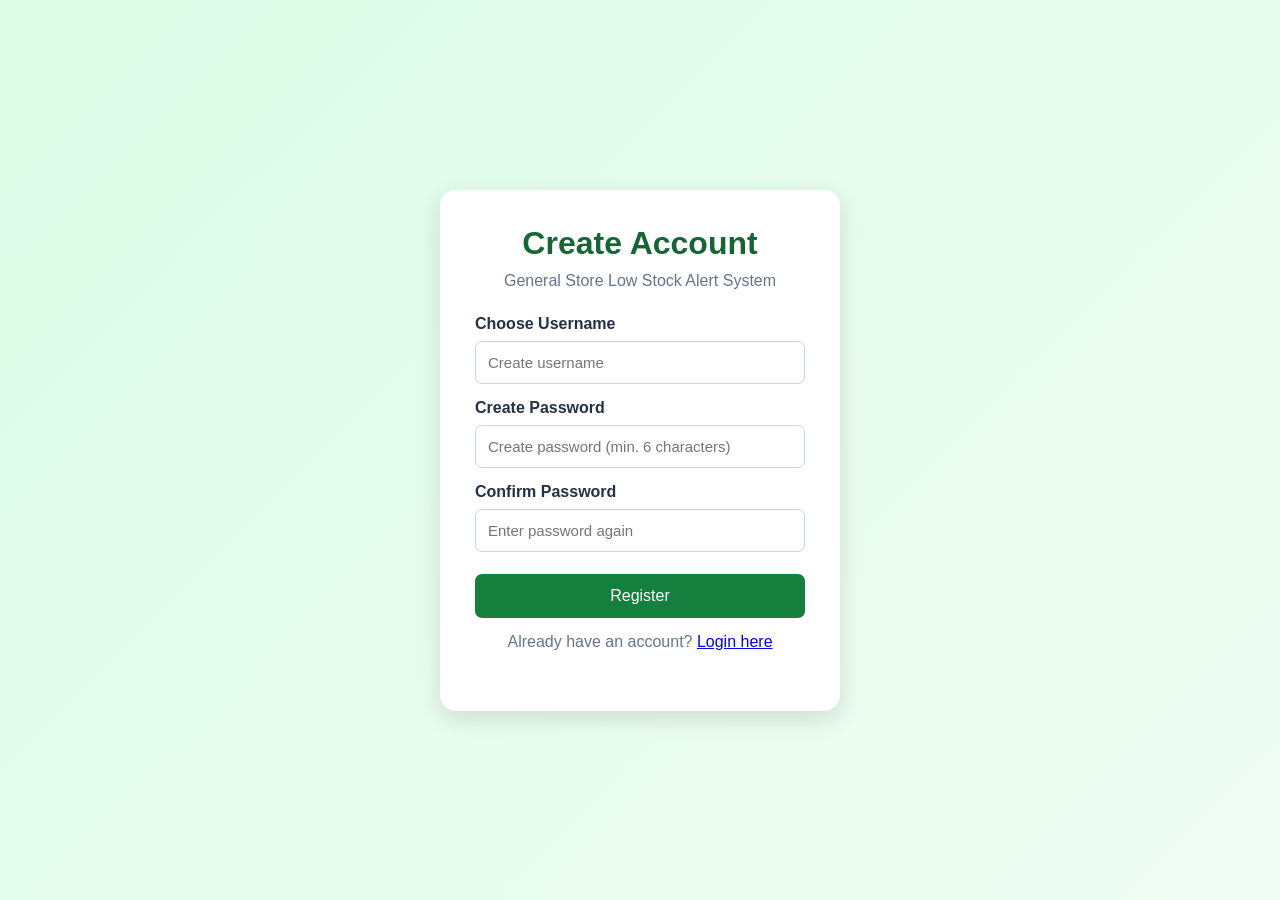
<file: index.html>
<!DOCTYPE html>
<html lang="en">
<head>
    <meta charset="UTF-8">
    <meta name="viewport" content="width=device-width, initial-scale=1.0">
    <title>Register - General Store</title>
    <link rel="stylesheet" href="style.css">
</head>
<body class="login-page">

    <div class="login-box">
        <h1>Create Account</h1>
        <p>General Store Low Stock Alert System</p>

        <form id="registerForm">
            <label for="newUsername">Choose Username</label>
            <input type="text" id="newUsername"
                   placeholder="Create username" required>

            <label for="newPassword">Create Password</label>
            <input type="password" id="newPassword"
                   placeholder="Create password (min. 6 characters)"
                   minlength="6" required>

            <label for="confirmPassword">Confirm Password</label>
            <input type="password" id="confirmPassword"
                   placeholder="Enter password again" required>

            <button type="submit">Register</button>
            <p id="message"></p>
        </form>

        <p>Already have an account?
            <a href="login.html">Login here</a>
        </p>
    </div>

    <script>
        document.getElementById("registerForm").addEventListener("submit", function(event) {
            event.preventDefault();

            const username = document.getElementById("newUsername").value.trim();
            const password = document.getElementById("newPassword").value;
            const confirmPassword = document.getElementById("confirmPassword").value;
            const message = document.getElementById("message");

            if (username === "" || password.length < 6) {
                message.textContent = "Enter a username and a password with at least 6 characters.";
                return;
            }

            if (password !== confirmPassword) {
                message.textContent = "Passwords do not match!";
                return;
            }

            const users = JSON.parse(localStorage.getItem("storeUsers") || "{}");

            if (users[username]) {
                message.textContent = "Username already exists!";
                return;
            }

            users[username] = password;
            localStorage.setItem("storeUsers", JSON.stringify(users));

            alert("Registration successful! Please log in.");
            window.location.href = "login.html";
        });
    </script>

</body>
</html>
</file>
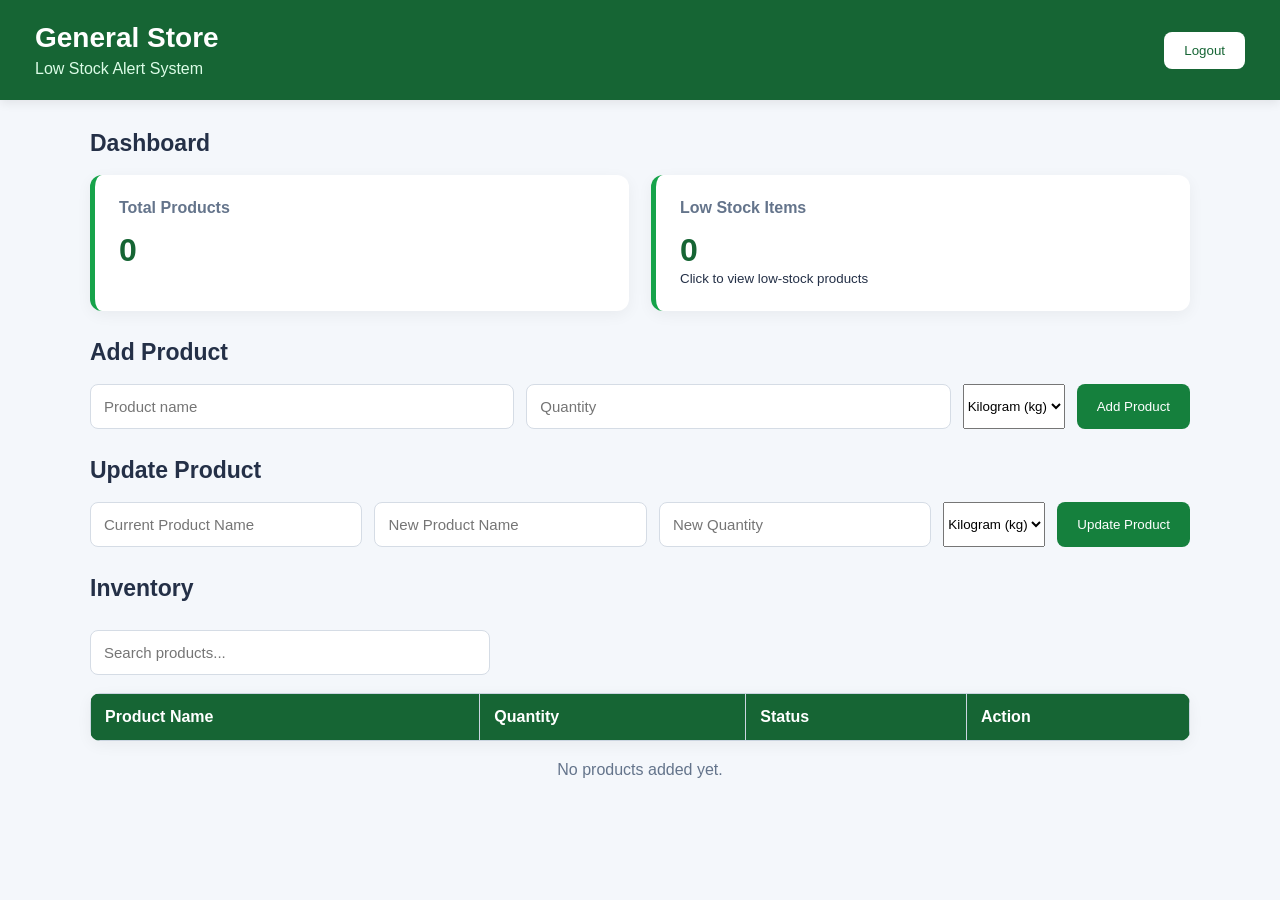
<file: dashboard.html>
<!DOCTYPE html>
<html lang="en">
<head>
    <meta charset="UTF-8">
    <meta name="viewport" content="width=device-width, initial-scale=1.0">
    <title>General Store Dashboard</title>
    <link rel="stylesheet" href="style.css">
</head>
<body>

    <header class="dashboard-header">
        <div>
            <h1>General Store</h1>
            <p>Low Stock Alert System</p>
        </div>
        <button onclick="logout()">Logout</button>
    </header>

    <main class="dashboard-main">
        <h2>Dashboard</h2>

        <div class="dashboard">
            <div class="card">
                <h3>Total Products</h3>
                <p id="total">0</p>
            </div>

            
<div class="card low-stock-card" id="lowStockCard" role="button" tabindex="0">
    <h3>Low Stock Items</h3>
    <p id="lowStock">0</p>
    <div id="lowStockNames" style="display: none;"></div>
    <small>Click to view low-stock products</small>
</div>

        </div>

        <h2>Add Product</h2>

<form id="productForm" class="product-form">
    <input type="text" id="name"
           placeholder="Product name" required>

    <input type="number" id="quantity"
           placeholder="Quantity" min="0" step="any" required>

    <select id="unit" required>
        <option value="kg">Kilogram (kg)</option>
        <option value="g">Gram (g)</option>
        <option value="litre">Litre</option>
        <option value="ml">Millilitre (ml)</option>
        <option value="piece">Piece</option>
        <option value="packet">Packet</option>
        <option value="box">Box</option>
        <option value="bottle">Bottle</option>
        <option value="dozen">Dozen</option>
    </select>

    <button type="submit">Add Product</button>
</form>

<h2>Update Product</h2>

<form id="updateForm" class="product-form">
    <input type="text" id="updateName"
           placeholder="Current Product Name" required>

    <input type="text" id="newProductName"
           placeholder="New Product Name" required>

    <input type="number" id="updateQuantity"
           placeholder="New Quantity" min="0" step="any" required>

    <select id="updateUnit" required>
        <option value="kg">Kilogram (kg)</option>
        <option value="g">Gram (g)</option>
        <option value="litre">Litre</option>
        <option value="ml">Millilitre (ml)</option>
        <option value="piece">Piece</option>
        <option value="packet">Packet</option>
        <option value="box">Box</option>
        <option value="bottle">Bottle</option>
        <option value="dozen">Dozen</option>
    </select>

    <button type="submit">Update Product</button>
</form>

        <h2>Inventory</h2>

        <input type="search" id="search"
               placeholder="Search products..." class="search-box">

        <div class="table-container">
            <table>
                <thead>
 <tr>
    <th>Product Name</th>
    <th>Quantity</th>
    <th>Status</th>
    <th>Action</th>
</tr>
                </thead>
                <tbody id="productList"></tbody>
            </table>
        </div>

        <p id="emptyMessage">No products added yet.</p>
    </main>

    <script src="script.js"></script>
</body>
</html>
</file>
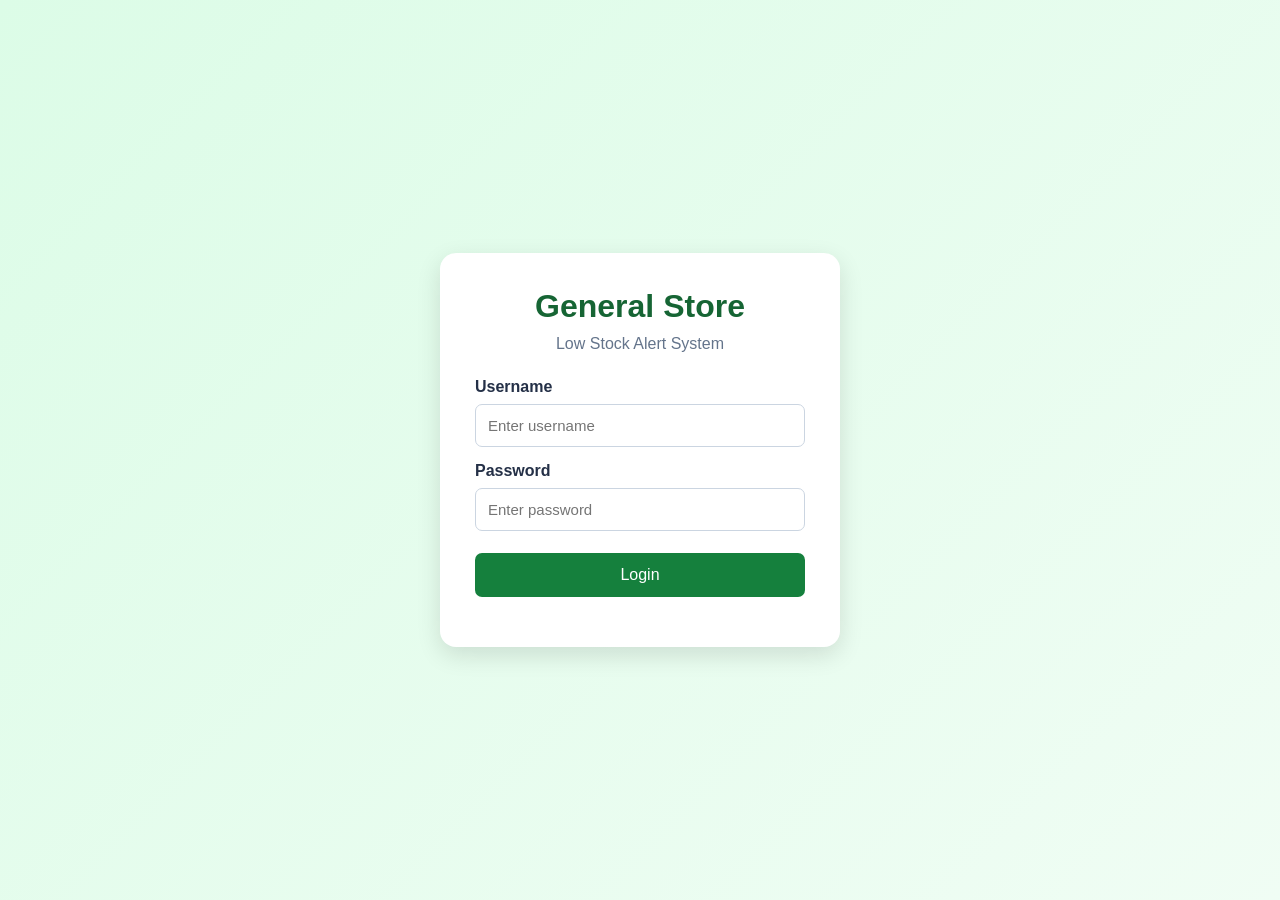
<file: login.html>
<!DOCTYPE html>
<html lang="en">
<head>
    <meta charset="UTF-8">
    <meta name="viewport" content="width=device-width, initial-scale=1.0">
    <title>General Store - Login</title>
    <link rel="stylesheet" href="style.css">
</head>
<body class="login-page">

    <div class="login-box">
        <h1>General Store</h1>
        <p>Low Stock Alert System</p>

        <form id="loginForm">
            <label for="username">Username</label>
            <input type="text" id="username"
                   placeholder="Enter username" required>

            <label for="password">Password</label>
            <input type="password" id="password"
                   placeholder="Enter password" required>

            <button type="submit">Login</button>
            <p id="message"></p>
        </form>
    </div>

   
<script>
    document.getElementById("loginForm").addEventListener("submit", function(event) {
        event.preventDefault();

        const username = document.getElementById("username").value.trim();
        const password = document.getElementById("password").value;
        const message = document.getElementById("message");

        const users = JSON.parse(localStorage.getItem("storeUsers") || "{}");

        if (users[username] && users[username] === password) {
            sessionStorage.setItem("loggedInUser", username);
            window.location.href = "dashboard.html";
        } else {
            message.textContent = "Invalid username or password. Please register first.";
        }
    });
</script>
</body>
</html>
</file>
<file: style.css>
* {
    margin: 0;
    padding: 0;
    box-sizing: border-box;
}

body {
    font-family: Arial, sans-serif;
    background: #f1f5f9;
    color: #1e293b;
}

.login-page {
    min-height: 100vh;
    display: flex;
    justify-content: center;
    align-items: center;
    padding: 20px;
    background: linear-gradient(135deg, #dcfce7, #f0fdf4);
}

.login-box {
    width: 100%;
    max-width: 400px;
    background: white;
    padding: 35px;
    border-radius: 16px;
    box-shadow: 0 8px 25px rgba(0, 0, 0, 0.12);
}

.login-box h1 {
    color: #166534;
    text-align: center;
    margin-bottom: 10px;
}

.login-box > p {
    text-align: center;
    color: #64748b;
    margin-bottom: 25px;
}

.login-box label {
    display: block;
    margin: 15px 0 8px;
    font-weight: bold;
}

.login-box input {
    width: 100%;
    padding: 12px;
    border: 1px solid #cbd5e1;
    border-radius: 7px;
    font-size: 15px;
}

.login-box button {
    width: 100%;
    padding: 13px;
    margin-top: 22px;
    background: #15803d;
    color: white;
    border: none;
    border-radius: 7px;
    font-size: 16px;
    cursor: pointer;
}

.login-box button:hover {
    background: #166534;
}

#message {
    color: #dc2626;
    margin-top: 15px;
    font-size: 14px;
}

/* Dashboard Design */

.dashboard-header {
    background: #166534;
    color: white;
    padding: 20px 30px;
    display: flex;
    justify-content: space-between;
    align-items: center;
    gap: 15px;
}

.dashboard-header h1 {
    margin-bottom: 5px;
}

.dashboard-header p {
    color: #dcfce7;
}

.dashboard-header button {
    padding: 10px 18px;
    background: white;
    color: #166534;
    border: none;
    border-radius: 6px;
    cursor: pointer;
}

.dashboard-main {
    padding: 30px;
    max-width: 1100px;
    margin: auto;
}

.dashboard-main h2 {
    margin: 25px 0 15px;
}

.product-form {
    display: flex;
    flex-wrap: wrap;
    gap: 10px;
}

.product-form input {
    flex: 1;
    min-width: 150px;
}

.product-form button {
    padding: 12px 20px;
    background: #15803d;
    color: white;
    border: none;
    border-radius: 6px;
    cursor: pointer;
}

.search-box {
    width: 100%;
    max-width: 400px;
    margin: 10px 0 20px;
}

.table-container {
    overflow-x: auto;
}

.dashboard-main table {
    width: 100%;
    border-collapse: collapse;
    background: white;
}

.dashboard-main th,
.dashboard-main td {
    padding: 14px;
    border: 1px solid #cbd5e1;
    text-align: left;
}

.dashboard-main th {
    background: #166534;
    color: white;
}

.dashboard-main td button {
    padding: 8px 12px;
    background: #dc2626;
    color: white;
    border: none;
    border-radius: 5px;
    cursor: pointer;
}

#emptyMessage {
    margin-top: 15px;
    color: #64748b;
}

@media (max-width: 600px) {
    .dashboard-header {
        padding: 18px;
    }

    .dashboard-main {
        padding: 15px;
    }

    .dashboard {
        flex-wrap: wrap;
    }
}

/* Modern Dashboard Design */
body {
    margin: 0;
    font-family: Arial, sans-serif;
    background: #f4f7fb;
    color: #243047;
}

.dashboard-header {
    background: #166534;
    color: white;
    padding: 22px 35px;
    display: flex;
    justify-content: space-between;
    align-items: center;
    box-shadow: 0 3px 10px #00000015;
}

.dashboard-header h1 {
    margin: 0;
    font-size: 28px;
}

.dashboard-header p {
    margin: 6px 0 0;
}

.dashboard-header button {
    background: white;
    color: #166534;
    border: none;
    padding: 11px 20px;
    border-radius: 8px;
    cursor: pointer;
}

.dashboard-main {
    max-width: 1150px;
    margin: 30px auto;
    padding: 0 25px;
}

.dashboard-main h2 {
    margin: 28px 0 18px;
    font-size: 23px;
}

.dashboard {
    display: grid;
    grid-template-columns: repeat(2, minmax(0, 1fr));
    gap: 22px;
}

.card {
    background: white;
    padding: 24px;
    border-radius: 12px;
    box-shadow: 0 4px 15px #0000000d;
    border-left: 5px solid #16a34a;
}

.card h3 {
    margin: 0 0 15px;
    color: #64748b;
    font-size: 16px;
}

.card p {
    margin: 0;
    font-size: 32px;
    font-weight: bold;
    color: #166534;
}

.product-form {
    display: flex;
    gap: 12px;
    margin-bottom: 28px;
}

.product-form input,
.search-box {
    padding: 13px;
    border: 1px solid #d5dce5;
    border-radius: 8px;
    font-size: 15px;
    box-sizing: border-box;
}

.product-form input {
    flex: 1;
    min-width: 0;
}

.product-form button {
    background: #15803d;
    color: white;
    border: none;
    padding: 13px 20px;
    border-radius: 8px;
    cursor: pointer;
}

.search-box {
    width: 100%;
    max-width: 400px;
    margin-bottom: 18px;
    background: white;
}

.table-container {
    overflow-x: auto;
    background: white;
    border-radius: 10px;
    box-shadow: 0 4px 15px #0000000d;
}

table {
    width: 100%;
    border-collapse: collapse;
    background: white;
}

th {
    background: #166534;
    color: white;
    text-align: left;
    padding: 16px;
}

td {
    padding: 15px 16px;
    border-bottom: 1px solid #e5e7eb;
}

tbody tr:hover {
    background: #f0fdf4;
}

td button {
    background: #fee2e2;
    color: #b91c1c;
    border: none;
    padding: 8px 13px;
    border-radius: 6px;
    cursor: pointer;
}

#emptyMessage {
    color: #64748b;
    text-align: center;
    margin-top: 20px;
}

@media (max-width: 650px) {
    .dashboard-header {
        padding: 18px;
    }

    .dashboard-main {
        padding: 0 15px;
    }

    .dashboard {
        grid-template-columns: 1fr;
    }

    .product-form {
        flex-direction: column;
    }
}
</file>
